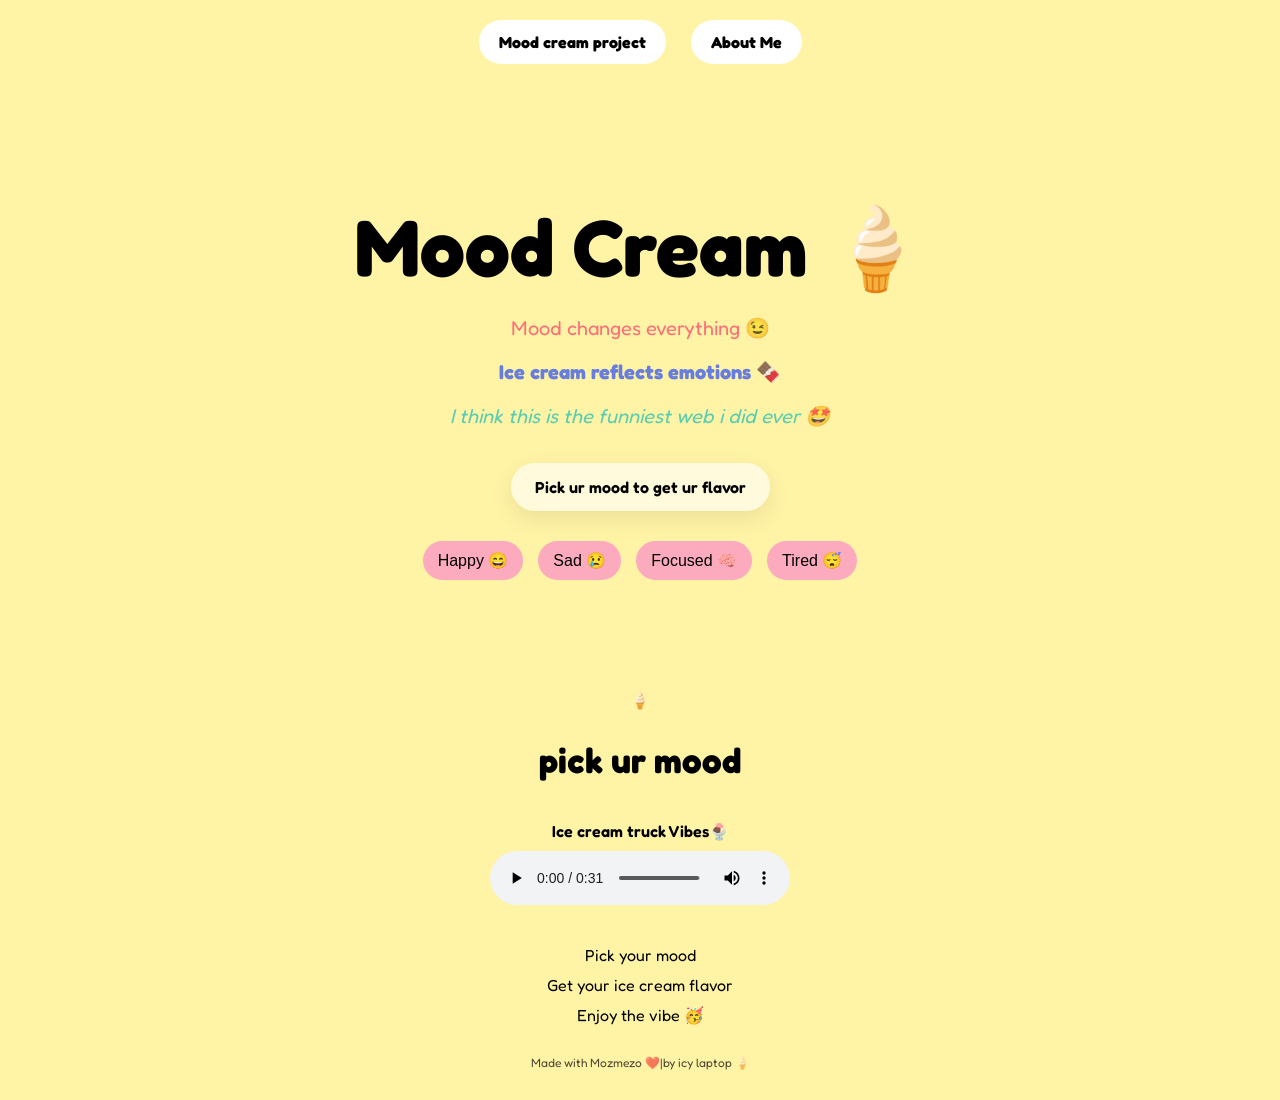
<file: index.html>
<!DOCTYPE html>
<html lang="en">
<head>
    <meta charset="UTF-8">
    <title>Mood Cream</title>
    <link href="https://fonts.googleapis.com/css2?family=Baloo+2:wght@400;600&display=swap" rel="stylesheet">
    <link href="https://fonts.googleapis.com/css2?family=Fredoka:wght@300;400;500;600&display=swap" rel="stylesheet">
    <link rel="stylesheet"
href="https://cdnjs.cloudflare.com/ajax/libs/font-awesome/6.5.2/css/all.min.css">
    <link rel="stylesheet" href="style.css">
</head>
<body>
    <nav class="navbar">
    <a href="index.html">Mood cream project</a>
    <a href="about.html">About Me</a>
</nav>
    <header class="hero">
    <h1>Mood Cream 🍦</h1>
<section class="card">
    <p class="a">Mood changes everything 😉</p>
    <p class="b">Ice cream reflects emotions 🍫</p>
    <p class="c">I think this is the funniest web i did ever 🤩</p>
</section>
<div class="order">
Pick ur mood to get ur flavor
</div>
    
<div class="moodbuttons">
<button onclick="setmood('happy')">Happy 😄</button>
<button onclick="setmood('sad')">Sad 😢</button>
<button onclick="setmood('focused')">Focused 🧠</button>
<button onclick="setmood('tired')">Tired 😴</button>
</div>
</header>
<section class="resultcard" id="result">
    <div id="emoji">🍦</div>
    <h2 id="flavor">
        pick ur mood
    </h2>
    <p id="quote"></p>
</section>
<div class="audio">
    Ice cream truck Vibes🍨
    <audio controls>
        <source src="ice cream truck.mp3" type="audio/mpeg">
    </audio>
</div>
<ul class="features">
    <li>Pick your mood</li>
    <li>Get your ice cream flavor</li>
    <li>Enjoy the vibe 🥳</li>
</ul>
<footer>
    <p>Made with Mozmezo ❤️|by icy laptop 🍦</p>
</footer>
<script src="script.js"></script>
</body>
</html>
</file>
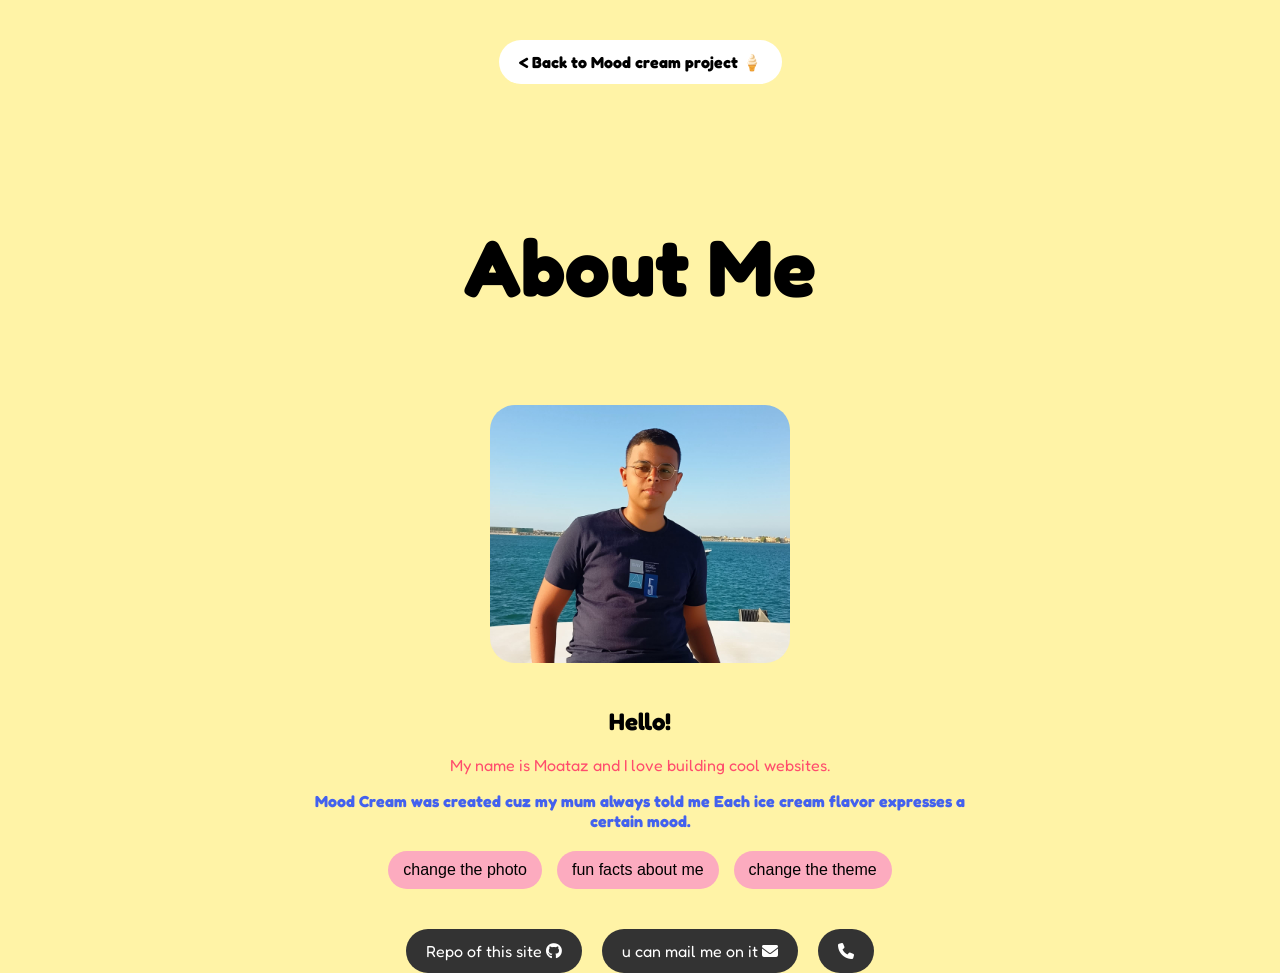
<file: about.html>
<!DOCTYPE html>
<html lang="en">
<head>
    <meta charset="UTF-8">
    <title>About Me</title>
    <link href="https://fonts.googleapis.com/css2?family=Fredoka:wght@300;400;500;600&display=swap" rel="stylesheet">
    <link rel="stylesheet"
href="https://cdnjs.cloudflare.com/ajax/libs/font-awesome/6.5.2/css/all.min.css">
    <link rel="stylesheet" href="style.css">
</head>
<body>
<nav class="navbar">
    <a href="index.html" class="backbtn">< Back to Mood cream project 🍦</a>
</nav>
<header class="hero">
    <h1>About Me</h1>
</header>
<img src="img1.jpeg" alt="myimg" class="about-img" id="mainimage">
<section class="about-container">
    <h2>Hello!</h2>
    <p class="a">
      My name is Moataz and I love building cool websites.
    </p>
    <p class="b">
     Mood Cream was created cuz my mum always told me Each ice cream flavor expresses a certain mood.
     </p>
<div class="aboutbtn">
    <button onclick="changeimg()">change the photo</button>
    <button onclick="facts()">fun facts about me</button>
    <button onclick="theme()">change the theme</button>
</div>
<p id="fact"></p>
</section>
<div class="links">
    <a href="https://github.com/moataz1411/mood-cream" target="_blank">Repo of this site
    <i class="fab fa-github"></i>
</a>
<a href="mailto:mezoahmed1411@gmail.com">u can mail me on it
<i class="fas fa-envelope"></i>
</a>
<a href="tel:+201025196146">
    <i class="fas fa-phone"></i>
</a>
</div>
<script src="about.js"></script>
</body>
</html>
</file>
<file: style.css>
body{
    font-family: 'Fredoka', sans-serif;
    margin: 0;
    text-align: center;
    transition: 0.3s;
    background: #fff3a6;
    min-height: 100vh;
}
.hero{
    padding:60px 20px;
}
.hero h1{
    font-size: 80px;
    margin-bottom: 10px;
}
.hero p{
    font-size: 20px;
    opacity: 0.8;
}
.order{
    display: inline-block;
    margin-top:15px ;
    padding: 14px 24px;
    background: rgba(255,255,255,0.6);
    border-radius: 999px;
    font-weight: 600;
    box-shadow: 0 8px 25px rgba(0,0,0,.08);
}
.moodbuttons{
    display:flex;
    justify-content: center;
    gap:15px;
    flex-wrap: wrap;
    margin-top: 30px;
}
button{
    border:none;
    font-size: 16px;
    padding:15px 25px;
    cursor:pointer;
    border-radius: 999px;
    transition: 0.3s;
    background: #fcabbf;
    padding:10px 15px;
}
button:hover{
    transform: translateY(-5px);
    background: #ff5d8f;
    color:white;
}
.resultcard{
    margin-top:50px;
}
#icecream{
    font-size: 130px;
}
#flavor{
    font-size: 35px;
}
#quote{
    font-size:18px;
    opacity: 0.8;
}
.a{
    color: #ff4d6d;
}
.b{
    color: #4361ee;
    font-weight: bold;
}
.c{
    color: #2ec4b6;
    font-style: italic;
}
.links{
    display: flex;
    justify-content: center;
    gap: 20px;
    margin-top:40px;
    flex-wrap: wrap;
}
.links a{
    color:white;
    background:#333;
    transition: 0.3;
    padding: 12px 20px;
    border-radius: 999px;
    text-decoration: none;
}
.links:hover{
    transform: translateY(-5px);
}
.features{
    list-style:none;
    padding:0;
}
.features li{
    margin:10px 0;
}
.audio{
    margin:40px 0;
    display: flex;
    flex-direction: column;
    align-items: center;
    gap: 10px;
    font-weight: 600;
}
footer{
    margin:30px;
    font-size: 12px;
    opacity: 0.7;
}
.navbar{
    padding: 20px;
    gap: 25px;
    justify-content: center;
    display: flex;
}
.navbar a{
    font-weight: bold;
    text-decoration: none;
    color: black;
    padding: 12px 20px;
    transition: 0.3s;
    border-radius: 999px;
    background: white;
}
.about-container{
    width:min(700px, 90%);
    margin: auto;
}
.about-img{
    width: 300px;
    border-radius: 25px;
    margin: 20px 0;
}
.aboutbtn{
    display: flex;
    justify-content: center;
    gap: 15px;
    flex-wrap: wrap;
    margin-top: 20px;
}
#fact{
    margin-top: 20px;
    font-size: 18px;
    font-weight: 600;
}
.backbtn{
    display: inline-block;
    color: black;
    transition: 0.3s;
    background: #fcabbf;
    margin-top: 20px;
    border-radius: 999px;
    font-weight: 700;
    padding: 15px 24px;
}
</file>
